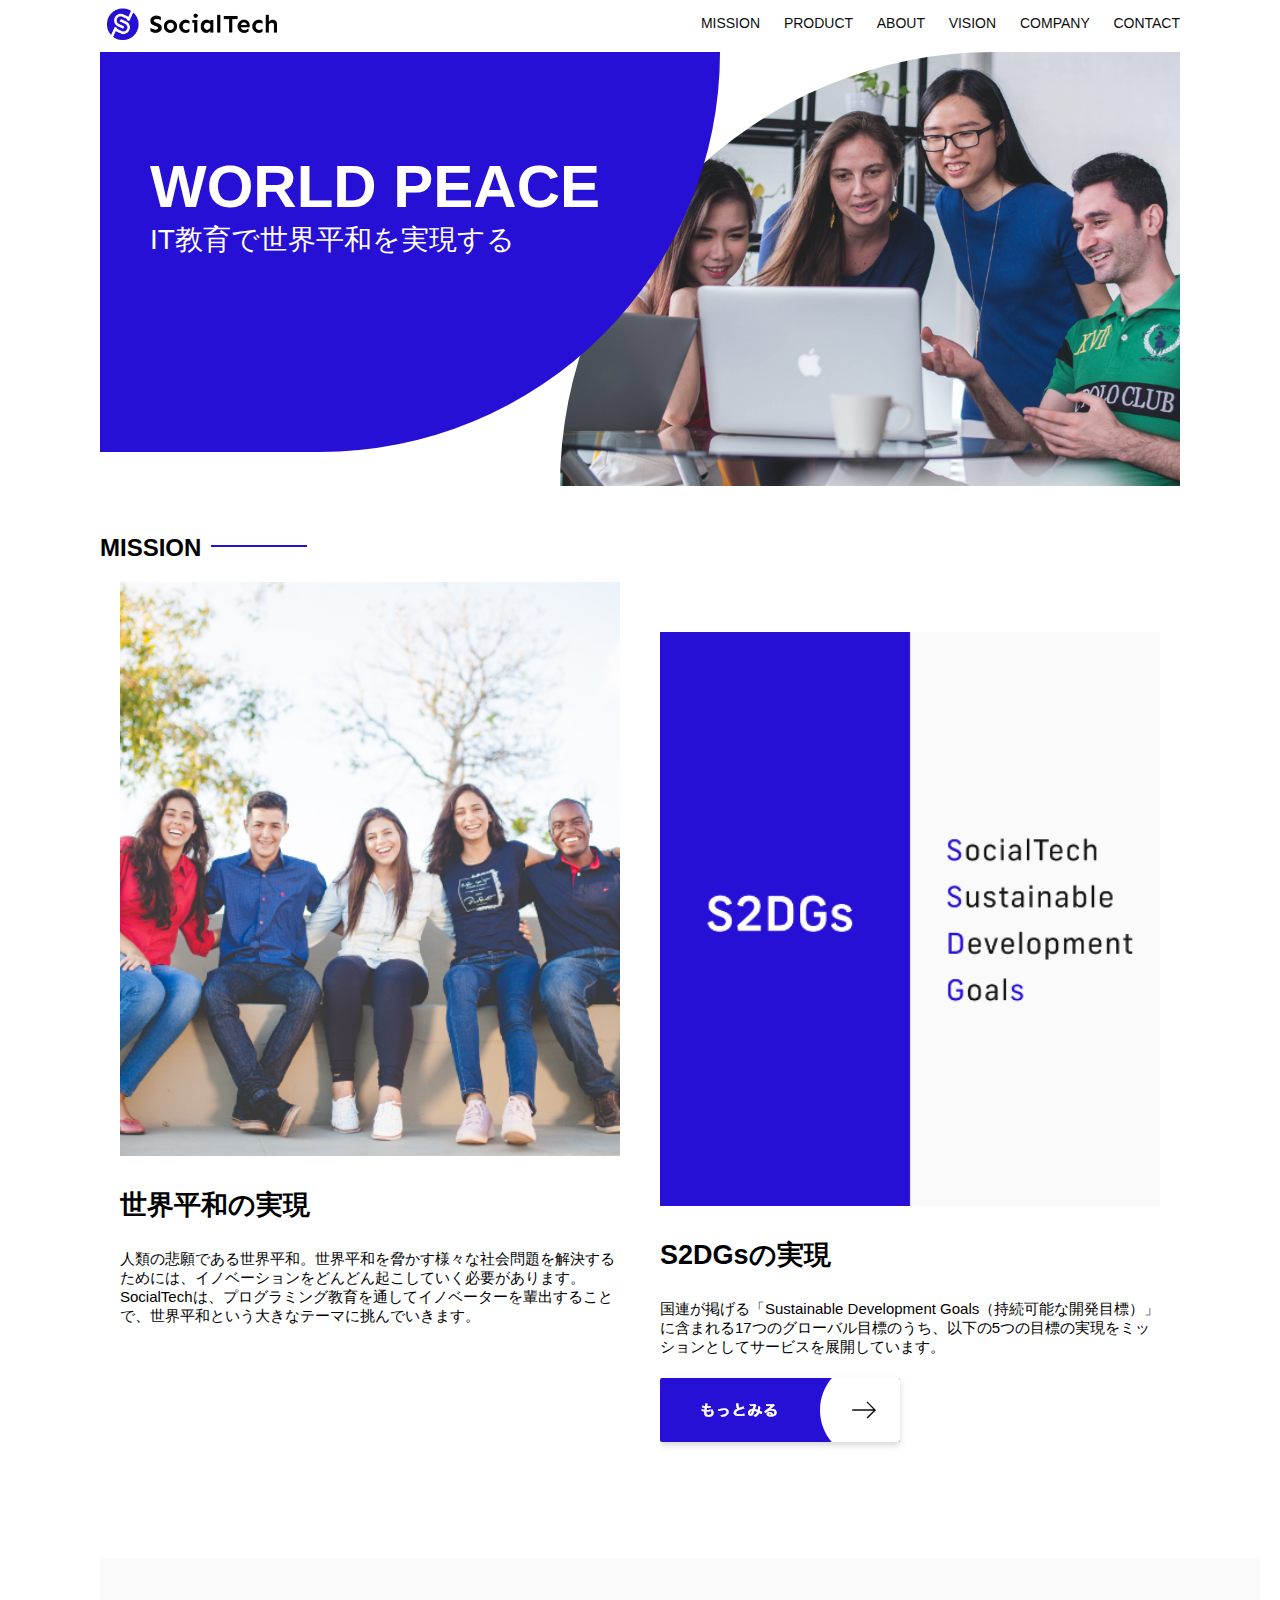
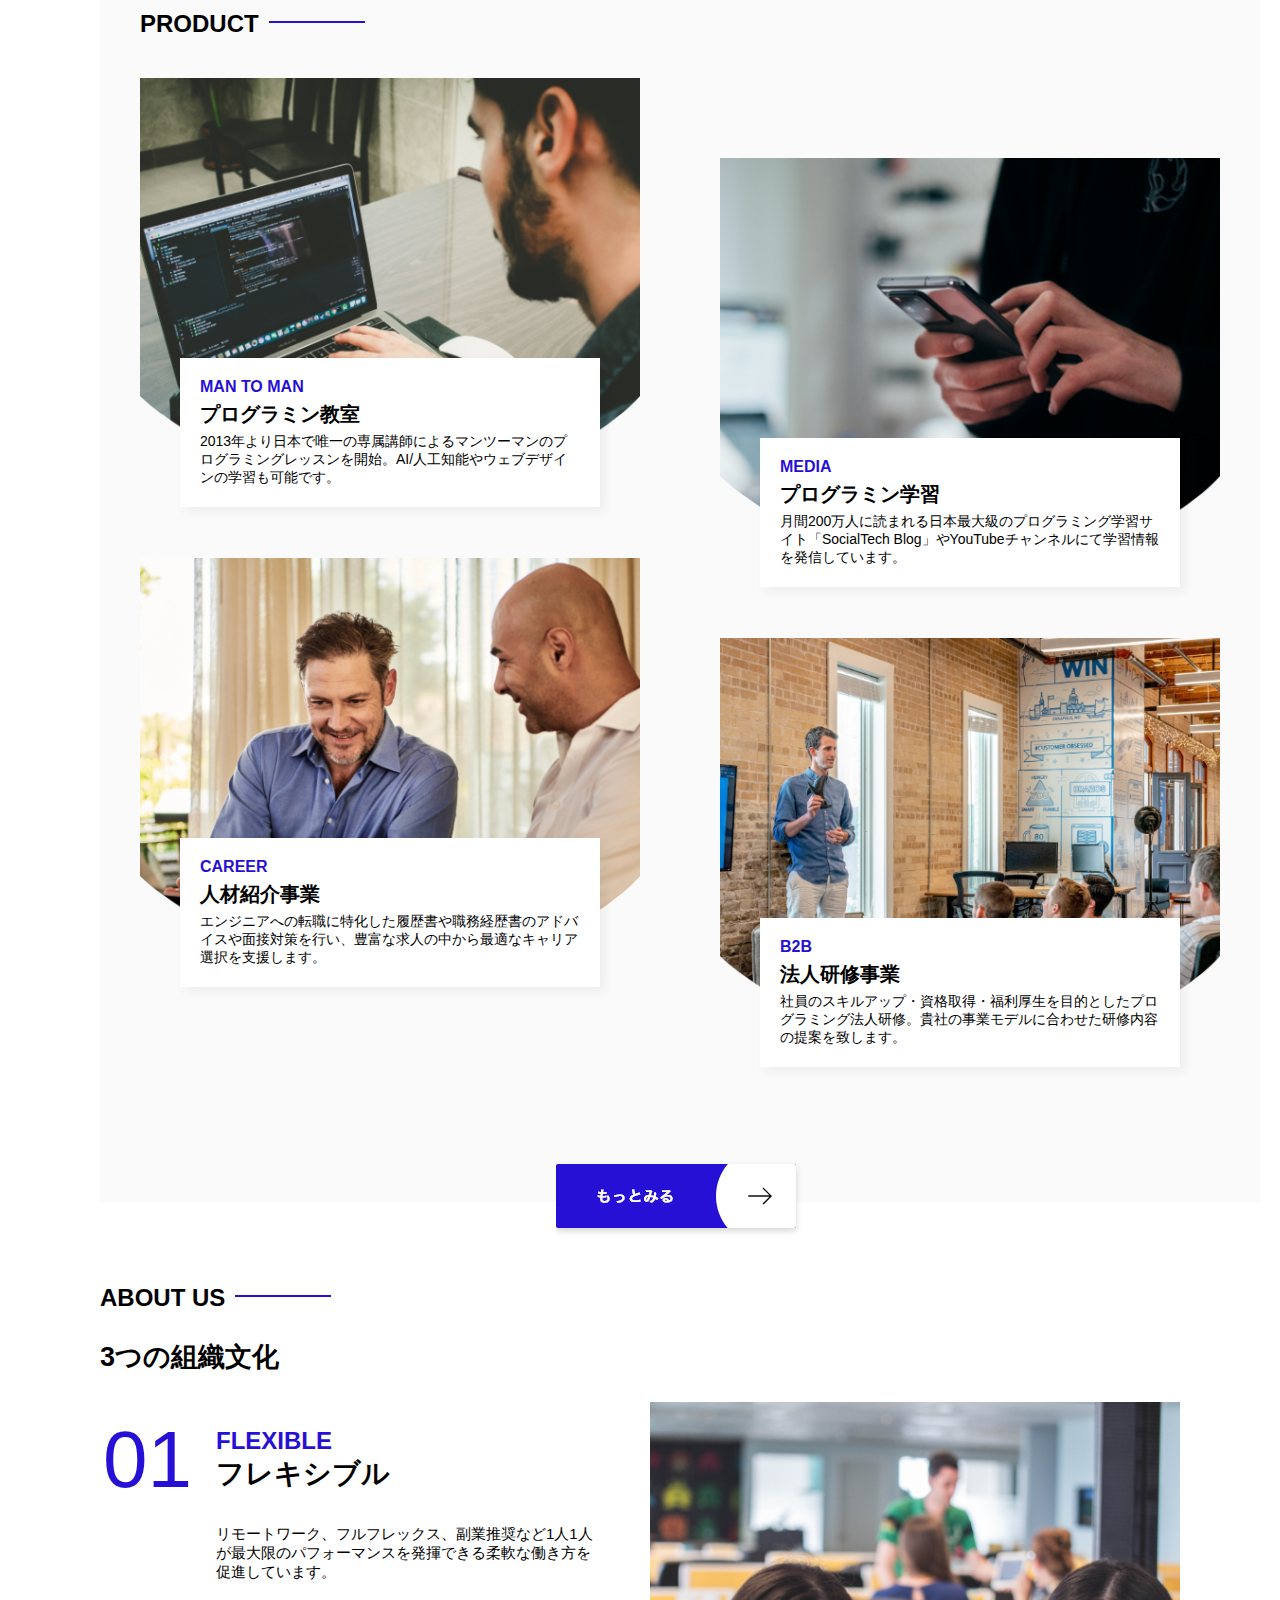
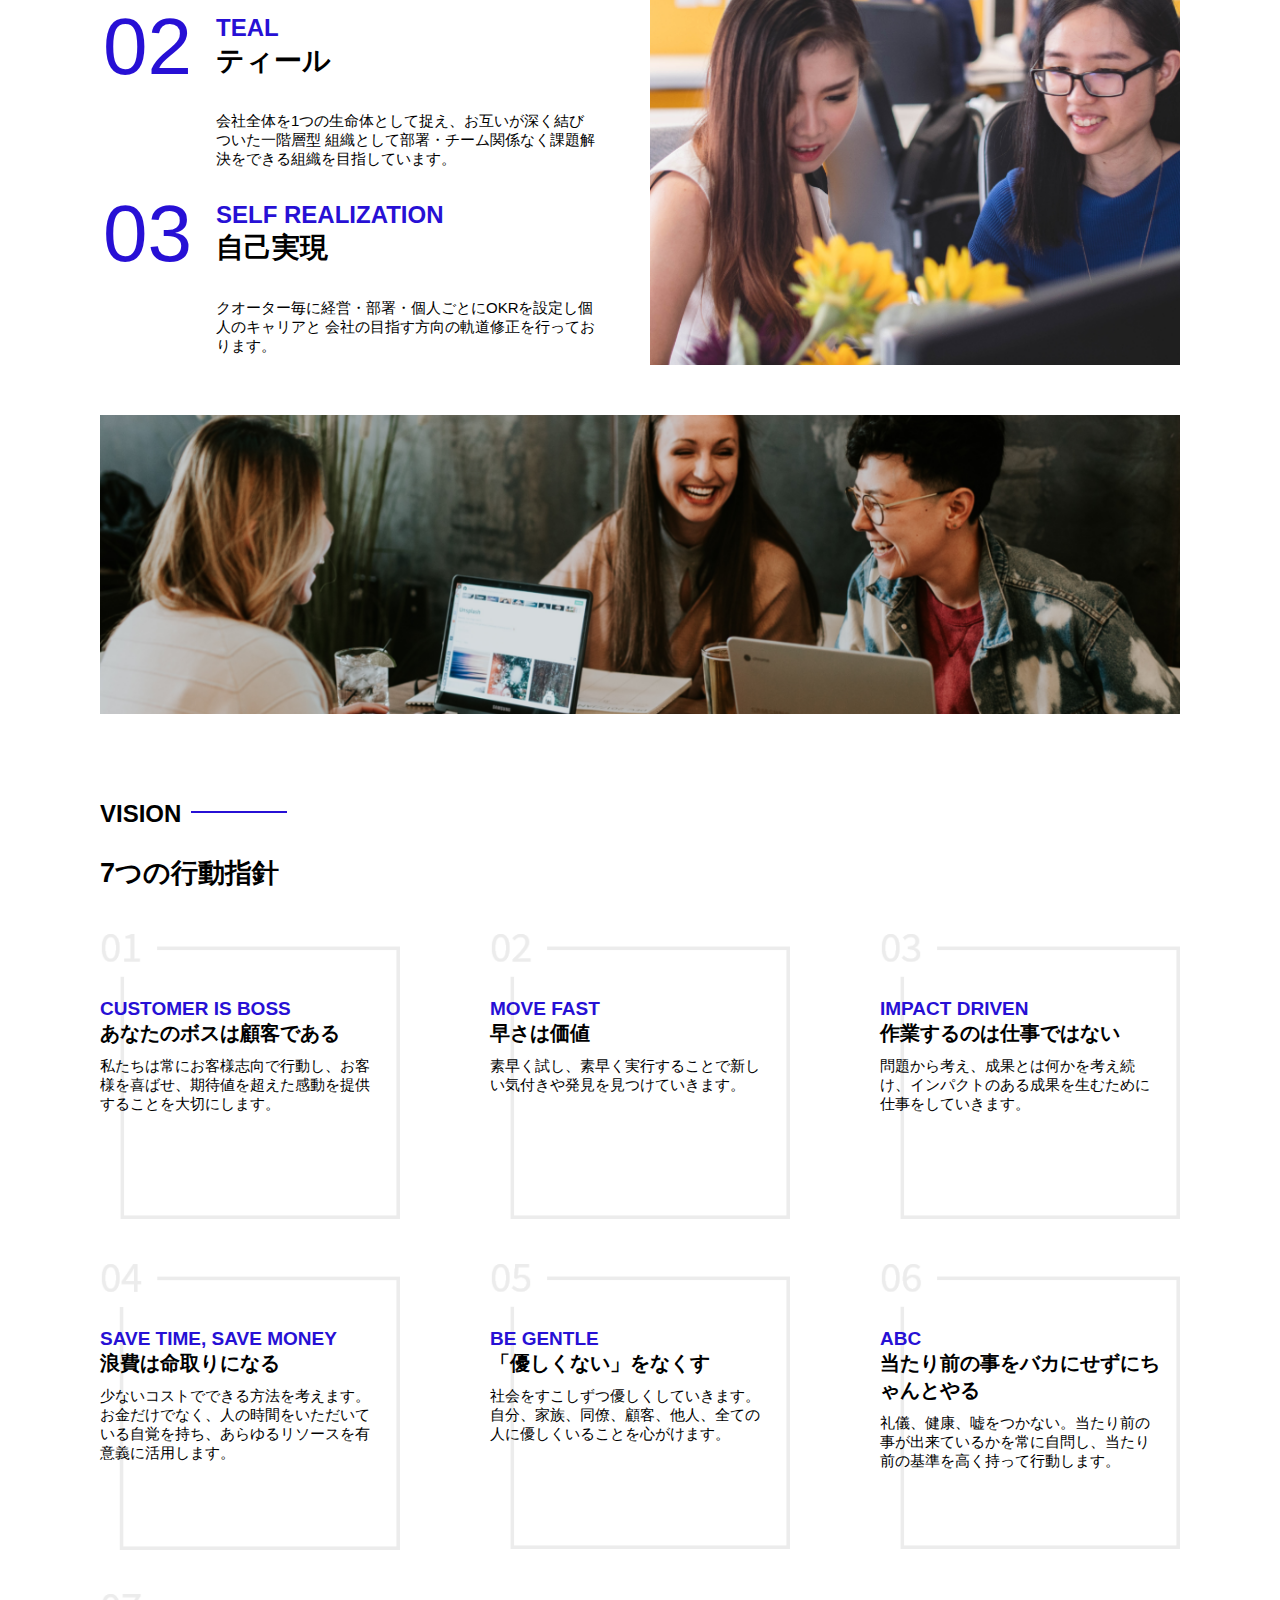
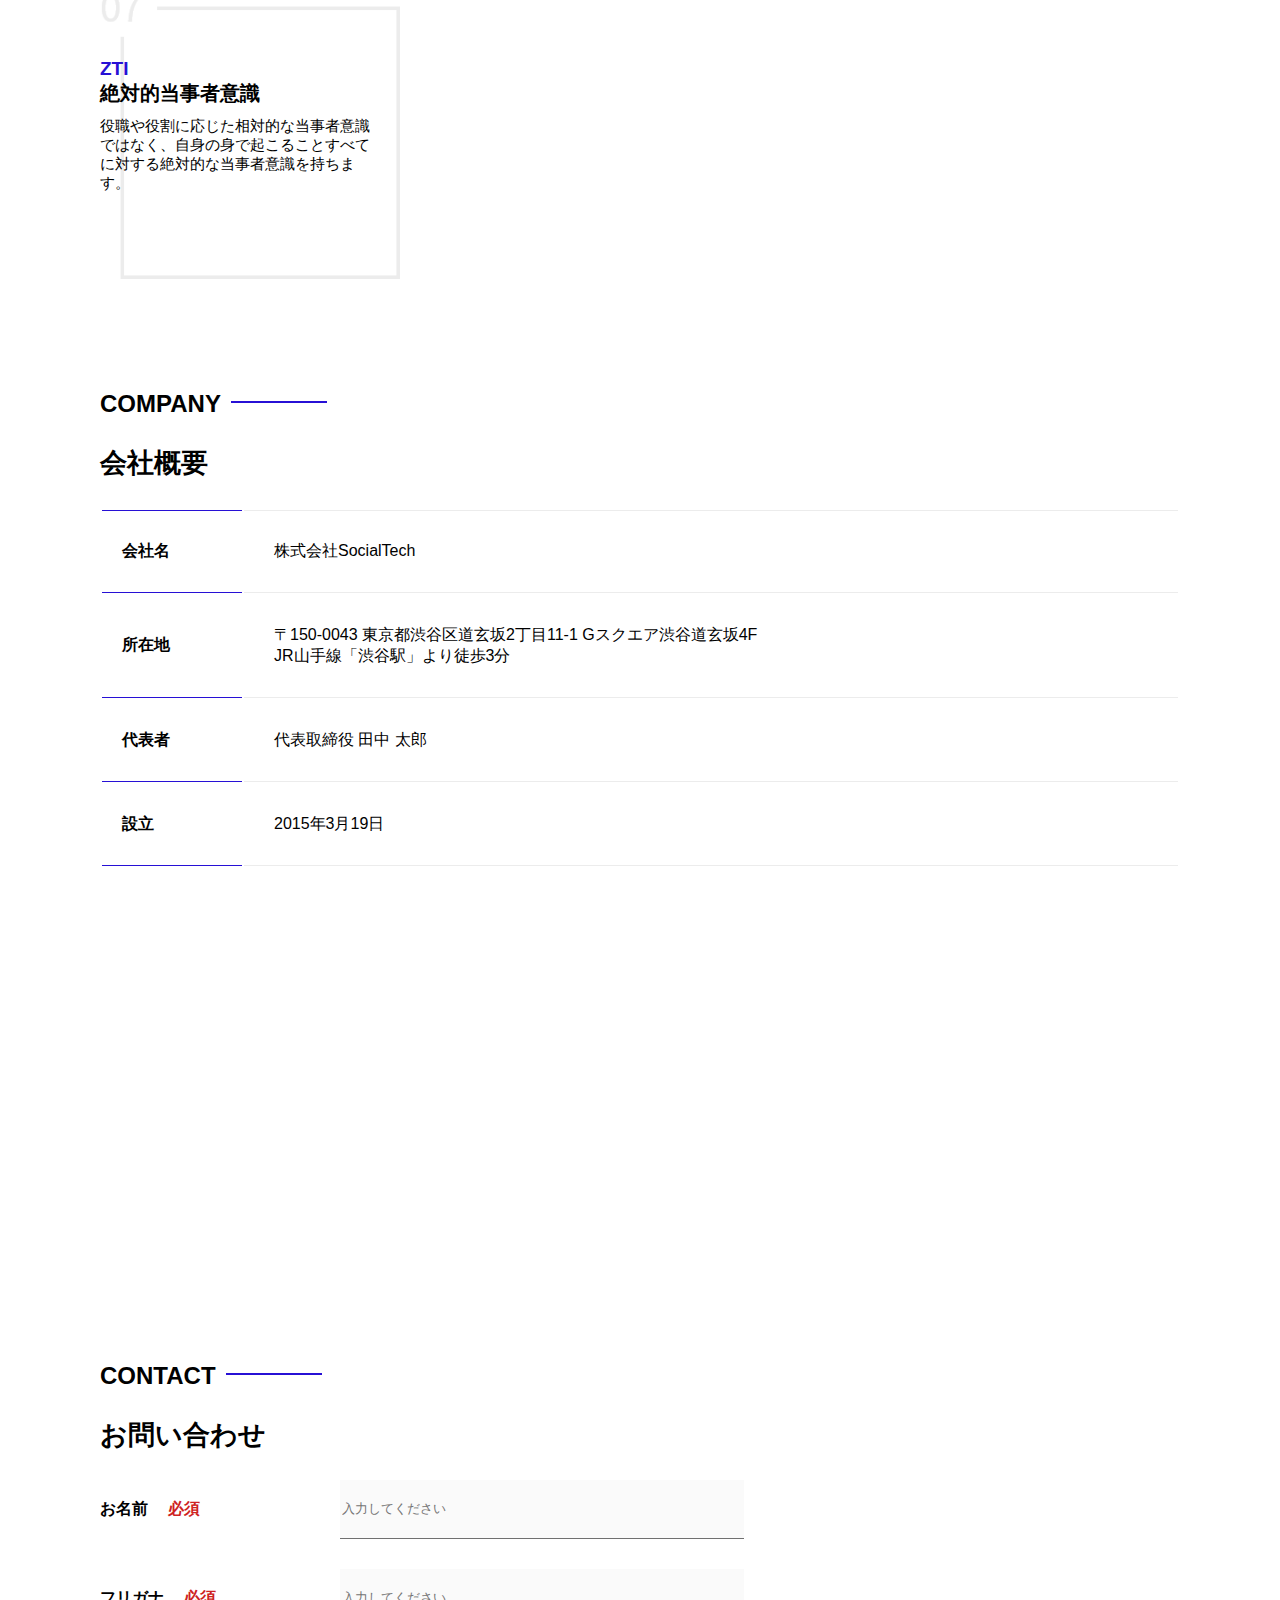
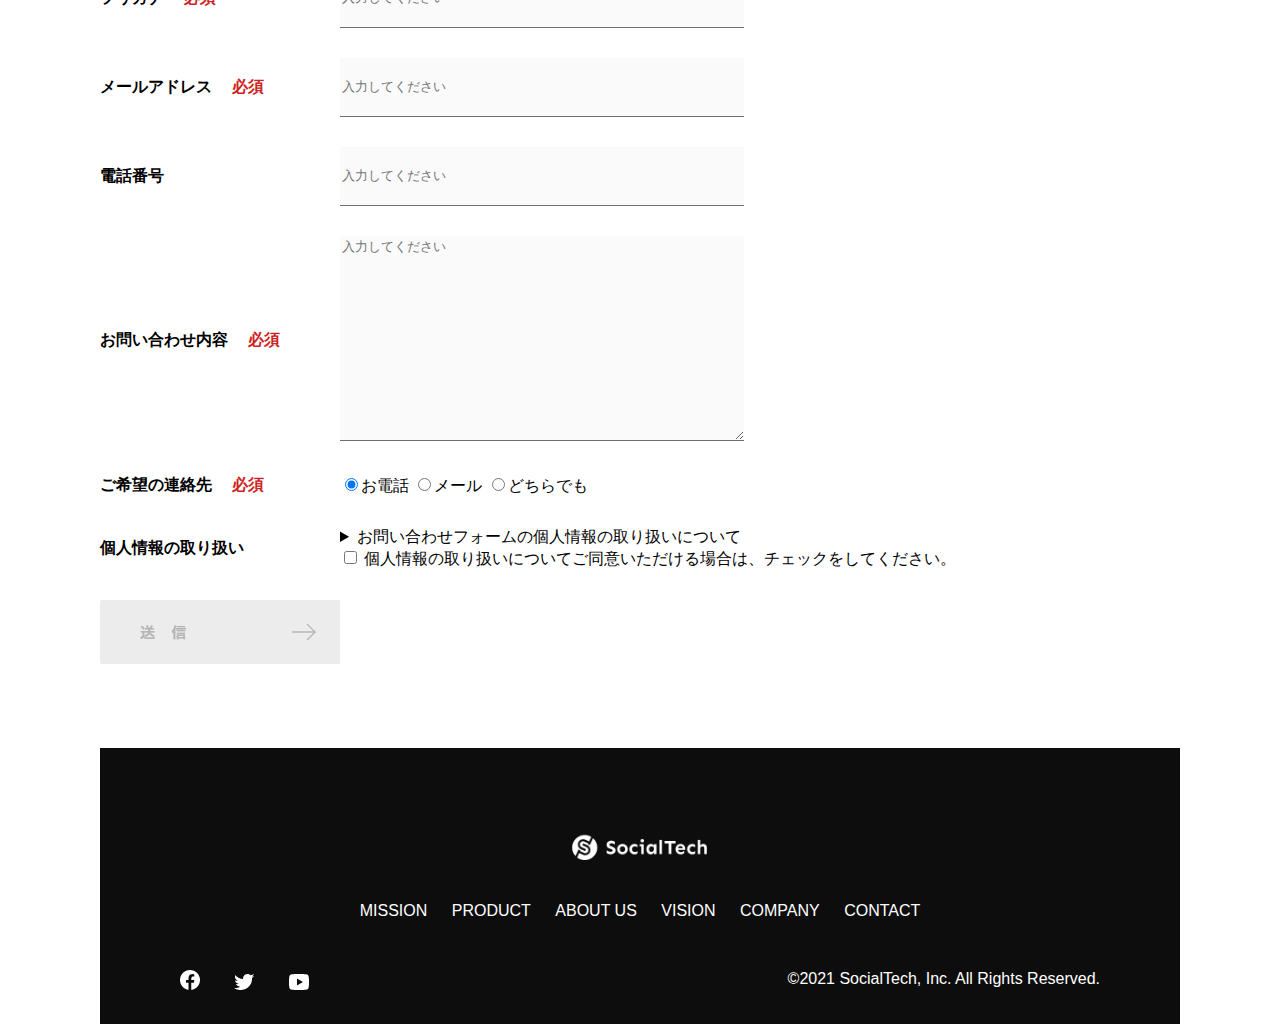
<file: index.html>
<!DOCTYPE html>
<html>
  <head>
  <title>SocialTech</title>
  <meta charset="UTF-8">
  <meta name="description" content="SocialTechはEdTech業界のリーディングカンパニーを目指します。">
  <meta name="viewport" content="width=device-width, initial-scale=1.0">
  <link rel="stylesheet" href="style.css">
  
  
  </head>
  <body>
    <!-- ヘッダー -->
   <header>
     <!-- ロゴ -->
     <a href="index.html" id="logo"><img src="images/logo.png" alt="トップページに戻る"></a>
     <!--PC用ナビゲーション-->
     <nav id="nav-pc">
      <a href="mission.html">MISSION</a>
      <a href="product.html">PRODUCT</a>
      <a href="index.html#aboutus">ABOUT</a>
      <a href="index.html#vision">VISION</a>
      <a href="index.html#company">COMPANY</a>
      <a href="index.html#contact">CONTACT</a>
     </nav>
     <!--スマホ用メニューボタン-->
     <img id="menu-sp" src="images/button-menu.png" alt="ナビゲーションを開く"onclick="document.getElementById('nav-sp').style.display = 'block'">
   
     <!--スマホ用ナビゲーション-->
     <nav id="nav-sp">
      <img id="close" src="images/button-close.png" alt="ナビゲーションを閉じる"onclick="document.getElementById('nav-sp').style.display = 'none'">
      <a id="logo-sp" href="index.html"onclick="document.getElementById('nav-sp').style.display = 'none'">
        <img src="images/logo-sp.png" alt="トップページに戻る">
      </a>
      <a class="menu" href="mission.html"onclick="document.getElementById('nav-sp').style.display = 'none'">MISSION</a>
      <a class="menu" href="product.html"onclick="document.getElementById('nav-sp').style.display = 'none'">PRODUCT</a>
      <a class="menu" href="index.html#aboutus"onclick="document.getElementById('nav-sp').style.display = 'none'">ABOUT US</a>
      <a class="menu" href="index.html#vision"onclick="document.getElementById('nav-sp').style.display = 'none'">VISION</a>
      <a class="menu" href="index.html#conmany"onclick="document.getElementById('nav-sp').style.display = 'none'">COMPANY</a>
      <a class="menu" href="index.html#contact"onclick="document.getElementById('nav-sp').style.display = 'none'">CONTACT</a>
     <div id="sns">
      <a href="https://www.facebook.com/sejuku2013"><img src="images/button-facebook.png" alt="Facebookのリンク"></a>
      <a href="https://twitter.com/samuraijuku"><img src="images/button-twitter.png" alt="Twitterのリンク"></a>
      <a href="https://www.youtube.com/channel/UCCFOQO5aDK0xXam4cUQXT8g"><img src="images/button-youtube.png" alt="YouTubeのリンク"></a>
      
     </div>
     </nav>
    </header>
  
  <!--======== 後略 ========-->
  
  </header>
  <main>
    <article>
       <!-- メインビジュアル -->
       <section id="main-visual">
        <div id="main-message">
          <h1>WORLD PEACE</h1>
          <p>IT教育で世界平和を実現する</p>
      </div>
      <img src="images/index/index-main.png" alt="PCの周りに集まる多国籍の仲間たち">
      </section>
      <!--ミッション-->
      <section id="mission">
        <h2 class="index-h2">MISSION</h2>
        <div id="mission-flex">
          <div>
            <img id="mission-photo" src="images/index/index-mission.png" alt="屋外のベンチで写真を撮影する多国籍の仲間たち">
            <h3>世界平和の実現</h3>
            <p>
              人類の悲願である世界平和。世界平和を脅かす様々な社会問題を解決するためには、イノベーションをどんどん起こしていく必要があります。SocialTechは、プログラミング教育を通してイノベーターを輩出することで、世界平和という大きなテーマに挑んでいきます。
            </p>
          </div>
          <div>
           <img id="s2dgs" src="images/index/s2dgs.png" alt="S2DGs">
           <h3>S2DGsの実現</h3>
           <p>国連が掲げる「Sustainable Development Goals（持続可能な開発目標）」に含まれる17つのグローバル目標のうち、以下の5つの目標の実現をミッションとしてサービスを展開しています。</p>
           <a href="mission.html">
            <img src="images/button-more.png" alt="もっと見る"></a>
          </div>
        </div>
      </section>
      <!--プロダクト-->
      <section id="product">
        <h2 class="index-h2">PRODUCT</h2>
      <div>
        <div id="product-left">
          <div>
            <img class="product-photo" src="images/index/index-mantoman.png" alt="PCでコードを書く男性">
            <div class="product-explain">
              <span>MAN TO MAN</span>
              <h3>プログラミン教室</h3>
              <P>2013年より日本で唯一の専属講師によるマンツーマンのプログラミングレッスンを開始。AI/人工知能やウェブデザインの学習も可能です。</P>
            </div>
          </div>
          <div>
            <img class="product-photo" src="images/index/index-career.png" alt="笑顔で話し合う2人の男性">
            <div class="product-explain">
              <span>CAREER</span>
              <h3>人材紹介事業</h3>
              <p>エンジニアへの転職に特化した履歴書や職務経歴書のアドバイスや面接対策を行い、豊富な求人の中から最適なキャリア選択を支援します。</p>
            </div>
          </div>
        </div>
        <div id="product-right">
          <div>
            <img class="product-photo" src="images/index/index-media.png" alt="スマートフォンを操作する人">
            <div class="product-explain">
              <span>MEDIA</span>
              <h3>プログラミン学習</h3>
              <p>月間200万人に読まれる日本最大級のプログラミング学習サイト「SocialTech Blog」やYouTubeチャンネルにて学習情報を発信しています。</p>
            </div>
          </div>
          <div>
            <img class="product-photo" src="images/index/index-b2b.png" alt="講演中の男性とそれを聴く人々">
            <div class="product-explain">
              <span>B2B</span>
              <h3>法人研修事業</h3>
              <p>社員のスキルアップ・資格取得・福利厚生を目的としたプログラミング法人研修。貴社の事業モデルに合わせた研修内容の提案を致します。</p>
            </div>
          </div>
        </div>
      </div>  
       <div>
        <a id="product-more" href="index.html">
          <img src="images/button-more.png" alt="もっと見る">
        </a>
       </div>
      </section>
      <!---ABOUT US-->
      <section id="aboutus">
        <h2 class="index-h2">ABOUT US</h2>
        <h3>3つの組織文化</h3>
        <div>
          <table class="culture-table">
            <tr>
              <td>
                <span class="culture-num">01</span>
              </td>
              <td>
                <span class="culture-en">FLEXIBLE</span>
                <span class="culture-jp">フレキシブル</span>
              </td>
            </tr>
            <tr>
              <td>
                <!--空のセル-->
              </td>
              <td>
                <p class="culture-description">
                  リモートワーク、フルフレックス、副業推奨など1人1人が最大限のパフォーマンスを発揮できる柔軟な働き方を促進しています。
                </p>
              </td>
            </tr>
            <tr>
              <td>
                <span class="culture-num">02</span>
              </td>
              <td>
                <span class="culture-en">TEAL</span>
                <span class="culture-jp">ティール</span>
              </td>
            </tr>
            <tr>
              <td>
                <!--空のセル-->
              </td>
              <td>
                <p class="culture-description">
                  会社全体を1つの生命体として捉え、お互いが深く結びついた一階層型
                   組織として部署・チーム関係なく課題解決をできる組織を目指しています。
                </p>
              </td>
            </tr>
            <tr>
              <td>
                <span class="culture-num">03</span>
              </td>
              <td>
                <span class="culture-en">SELF REALIZATION</span>
                <span class="culture-jp">自己実現</span>
              </td>
            </tr>
            <tr>
              <td>
                <!--空のセル-->
              </td>
              <td>
                <p class="culture-description">
                  クオーター毎に経営・部署・個人ごとにOKRを設定し個人のキャリアと
                   会社の目指す方向の軌道修正を行っております。
                </p>
              </td>
            </tr>
          </table>
          <img class="culture-img" src="images/index/index-aboutus1.png" alt="笑顔で話し合う2人の女性">
        </div>
          <img class="culture-img2" src="images/index/index-aboutus2.png" alt="笑顔で話し合う3人の男女">
      </section>
      <!--VISION-->
      <section id="vision">
        <h2 class="index-h2">VISION</h2>
        <h3>7つの行動指針</h3>
        <div>
          <div class="vision-box">
            <img src="images/index/vision-01.png" alt="01">
            <span>
              <h4>CUSTOMER IS BOSS</h4>
              <h5>あなたのボスは顧客である</h5>
              <p>私たちは常にお客様志向で行動し、お客様を喜ばせ、期待値を超えた感動を提供することを大切にします。</p>
            </span>
          </div>
          <div class="vision-box">
            <img src="images/index/vision-02.png" alt="02">
            <span>
              <h4>MOVE FAST</h4>
              <h5>早さは価値</h5>
              <p>素早く試し、素早く実行することで新しい気付きや発見を見つけていきます。</p>
            </span>
        </div>
        <div class="vision-box">
          <img src="images/index/vision-03.png" alt="03">
          <span>
            <h4>IMPACT DRIVEN</h4>
            <h5>作業するのは仕事ではない</h5>
            <p>問題から考え、成果とは何かを考え続け、インパクトのある成果を生むために仕事をしていきます。</p>
          </span> 
        </div>
        <div class="vision-box">
          <img src="images/index/vision-04.png" alt="04">
          <span> 
            <h4>SAVE TIME, SAVE MONEY</h4>
            <h5>浪費は命取りになる</h5> 
            <p>少ないコストでできる方法を考えます。お金だけでなく、人の時間をいただいている自覚を持ち、あらゆるリソースを有意義に活用します。</p>
          </span>
        </div>
        <div class="vision-box">
          <img src="images/index/vision-05.png" alt="05">
          <span> 
           <h4>BE GENTLE</h4>
           <h5>「優しくない」をなくす</h5>
           <p>社会をすこしずつ優しくしていきます。自分、家族、同僚、顧客、他人、全ての人に優しくいることを心がけます。</p>
          </span>
        </div>
        <div class="vision-box">
          <img src="images/index/vision-06.png" alt="06">
          <span> 
            <h4>ABC</h4>
            <h5>当たり前の事をバカにせずにちゃんとやる</h5>
            <p>礼儀、健康、嘘をつかない。当たり前の事が出来ているかを常に自問し、当たり前の基準を高く持って行動します。</p>
          </span>
        </div>
        <div class="vision-box">
          <img src="images/index/vision-07.png" alt="07">
          <span> 
            <h4>ZTI</h4>
            <h5>絶対的当事者意識</h5>
            <p>役職や役割に応じた相対的な当事者意識ではなく、自身の身で起こることすべてに対する絶対的な当事者意識を持ちます。</p>
          </span>
        </div>
      </div>
    </section>
    <!--COMPANY-->
    <section id="company">
      <h2 class="index-h2">COMPANY</h2>
      <h3>会社概要</h3>
      <table id="company-table">
        <tr>
          <th class="tableheader-first">会社名</th>
          <td class="cell-first">株式会社SocialTech</td>
        </tr>
        <tr>
          <th class="tableheader">所在地</th>
          <td class="cell">〒150-0043 東京都渋谷区道玄坂2丁目11-1 Gスクエア渋谷道玄坂4F<br>JR山手線「渋谷駅」より徒歩3分</td>
        </tr>
        <tr>
          <th class="tableheader">代表者</th>
          <td class="cell">代表取締役 田中 太郎</td>
        </tr>
        <tr>
          <th class="tableheader">設立</th>
          <td class="cell">2015年3月19日</td>
        </tr>
      </table>
      <iframe
        src="https://www.google.com/maps/embed?pb=!1m18!1m12!1m3!1d3241.7759544892483!2d139.69399665123464!3d35.65789123876098!2m3!1f0!2f0!3f0!3m2!1i1024!2i768!4f13.1!3m3!1m2!1s0x60188caa0042e8d1%3A0xba130bea826a7aa2!2z44CSMTUwLTAwNDMg5p2x5Lqs6YO95riL6LC35Yy66YGT546E5Z2C77yS5LiB55uu77yR77yR4oiS77yR!5e0!3m2!1sja!2sjp!4v1636872991912!5m2!1sja!2sjp"
        style="border:0;" allowfullscreen="" loading="lazy">
      </iframe>
    </section>
    <!--お問い合わせフォーム-->
    <section id="contact">
      <h2 class="index-h2">CONTACT</h2>
      <h3>お問い合わせ</h3>
      <!--STATIC FORMSのフォームタグ-->
        <form action="https://api.staticforms.xyz/submit" method="post">
          <input type="text" name="honeypot" style="display:none">
          <!--STATIC FORMSのアクセスキー-->
          <input type="hidden" name="accessKey" value="53b3163b-495a-47d6-a961-b4b77aaad908">
          <!--メールのタイトル-->
          <input type="hidden" name="subject" value="お問い合わせフォーム" />
          <!--送信先のメールアドレスをvalueに設定する-->
          <input type="hidden" name="replyTo" value="fumie.h1883@gmail.com">
          <!--radirectToのURLは公開後のURLにリンクする-->
          <input type="hidden" name="redirectTo" value="">
      
        <div>
        <div class="contact-heading">
          <label class="contact-label">お名前<span class="contact-span">必須</span></label>
        </div>
        <div>
          <input type="text"name="name"placeholder="入力してください"class="contact-textbox">
        </div>
      </div>
      <div>
      <div class="contact-heading">
        <label class="contact-label">フリガナ<span class="contact-span">必須</span></label>
      </div>
      <div>
        <input type="text"name="hurigana"placeholder="入力してください"class="contact-textbox">
      </div>
      </div>
      <div>
      <div class="contact-heading">
        <label class="contact-label">メールアドレス<span class="contact-span">必須</span></label>
      </div>
      <div>
      <input type="text"name="email"placeholder="入力してください"class="contact-textbox">
      </div>
      </div>
      <div>
        <div class="contact-heading">
          <label class="contact-label">電話番号</label>
        </div>
        <div>
        <input type="text"name="tel"placeholder="入力してください"class="contact-textbox">
      </div>
    </div>
    <div>
      <div class="contact-heading">
        <label class="contact-label">お問い合わせ内容<span class="contact-span">必須</span></label>
      </div>
      <div>
      <textarea class="contact-textarea"placeholder="入力してください"name="message"></textarea>
    </div>
    </div>
    <div>
    <div class="contact-heading">
      <label class="contact-label">ご希望の連絡先<span class="contact-span">必須</span></label>
    </div>
    <div>
      <input class="radiobutton" type="radio" value="tel" name="contact"checked><label>お電話</label>
      <input class="radiobutton" type="radio" value="mail" name="contact"><label>メール</label>
      <input class="radiobutton" type="radio" value="both" name="contact"><label>どちらでも</label>
    </div>
    </div>
    <div>
      <div class="contact-heading">
        <label class="contact-label">個人情報の取り扱い</label>
      </div>
      <div>
        <details>
          <summary>お問い合わせフォームの個人情報の取り扱いについて</summary>
          <div>
            <span>１．組織の名称又は氏名</span><br>
            株式会社SocialTech<br><br>
            <span>２．個人情報保護管理者（若しくはその代理人）の氏名又は職名、所属及び連絡先
              鈴木 一郎 コーポレート部</span><br>
              メールアドレス:support@socialtech.net<br>
              TEL:03-xxxx-xxxx<br>
              <span>３．個人情報の利用目的</span><br>
              ・本サービス及び本サービスに関連する情報の提供又はそれらに関する連絡のため<br>
              ・ユーザーの本人確認のため<br>
              ・当社サービスのご案内のため<br>
              ・当社の商品等の広告または宣伝（電子メールによるものを含むものとします。）<br><br>
              <span>４．個人情報の取り扱い業務の委託</span><br>
              個人情報の取扱業務の全部または一部を外部に業務委託する場合があります。<br>
              その際、弊社は、個人情報を適切に保護できる管理体制を敷き実行していることを条件として<br>
              委託先を厳選したうえで、機密保持契約を委託先と締結し、お客様の個人情報を厳密に管理させます。<br>
              <span>５．個人情報の開示等の請求</span><br>
              お客様は、弊社に対してご自身の個人情報の開示等（利用目的の通知、開示、内容の訂正・追加・削除、利用の停止または消去、第三者への提供の停止）に関して、当社問合わせ窓口に申し出ることができます。<br>
              その際、弊社はお客様ご本人を確認させていただいたうえで、合理的な期間内に対応いたします。<br><br>
              なお、個人情報に関する弊社問合わせ先は、次の通りです。<br><br>
              株式会社SocialTech 個人情報問合せ窓口<br>
              〒150-0043 東京都渋谷区道玄坂2丁目11-1 Ｇスクエア渋谷道玄坂 4F<br>
              メールアドレス:support@socialtech.net TEL:03-xxxx-xxxx<br><br>
              <span>６．個人情報を提供されることの任意性について</span><br><br>
              お客様がご自身の個人情報を弊社に提供されるか否かは、お客様のご判断によりますが、もしご提供されない場合には、適切なサービスが提供できない場合がありますので予めご了承ください。
          </div>
        </details>
        <input type="checkbox"name="agree">
        <span>個人情報の取り扱いについてご同意いただける場合は、チェックをしてください。</span>
      </div>
    </div>
    <input type="image" src="images/button-submit.png" alt="送信する">
   </form>
    </section>
    </article>
    <footer>
      <div id="footer-logo">
        <img src="images/logo-sp.png" alt="socialTech">
      </div>
      <div id="footer-link">
        <a href="mission.html">MISSION</a>
        <a href="product.html">PRODUCT</a>
        <a href="index.html#aboutus">ABOUT US</a>
        <a href="index.html#vision">VISION</a>
        <a href="index.html#company">COMPANY</a>
        <a href="index.html#contact">CONTACT</a>
      </div>
      <div id="sns-footer">
        <a href="https://www.facebook.com/sejuku2013"><img src="images/button-facebook.png" alt="Facebookのリンク"></a>
        <a href="https://twitter.com/samuraijuku"><img src="images/button-twitter.png" alt="Twitterのリンク"></a>
        <a href="https://www.youtube.com/channel/UCCFOQO5aDK0xXam4cUQXT8g"><img src="images/button-youtube.png" alt="YouTubeのリンク"></a>
        <span id="copyright">&copy;2021 SocialTech, Inc. All Rights Reserved.</span>
      </div>
    </footer>
  </main>
  </body>
  </html>
</file>
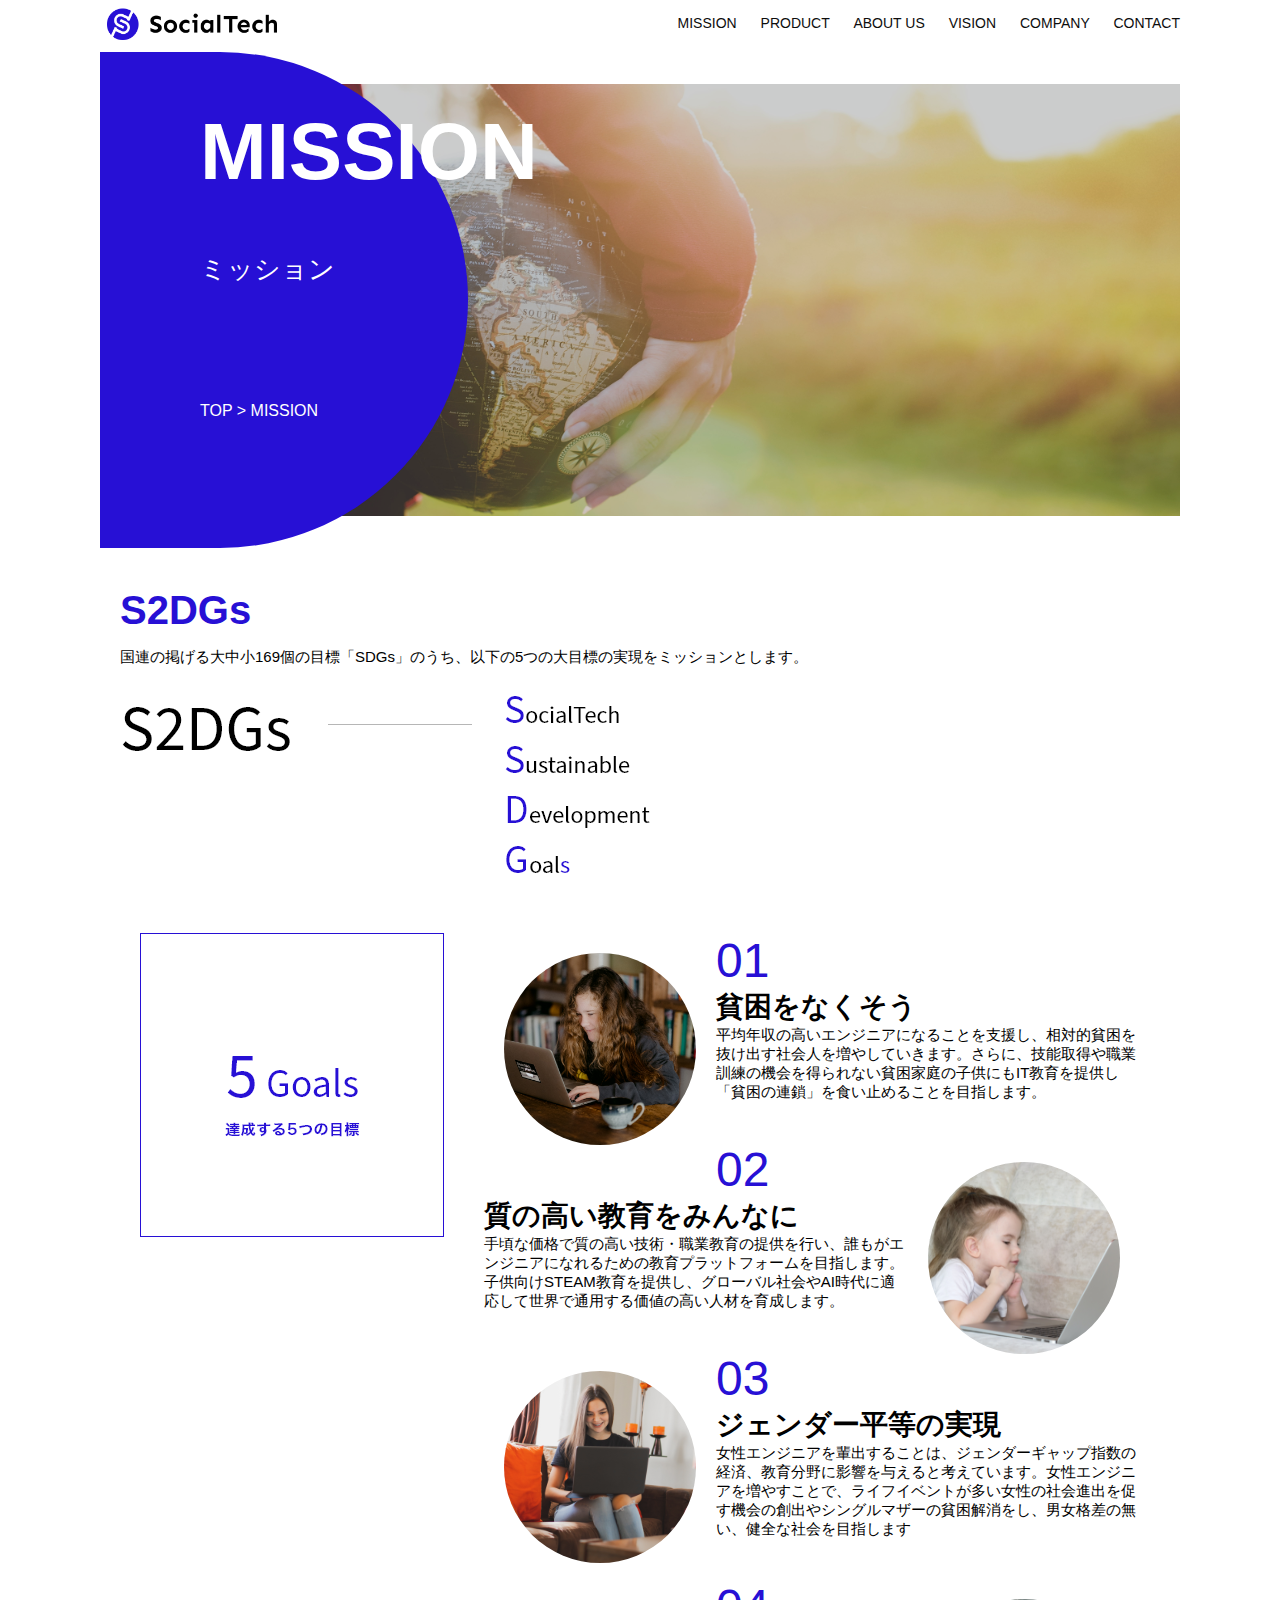
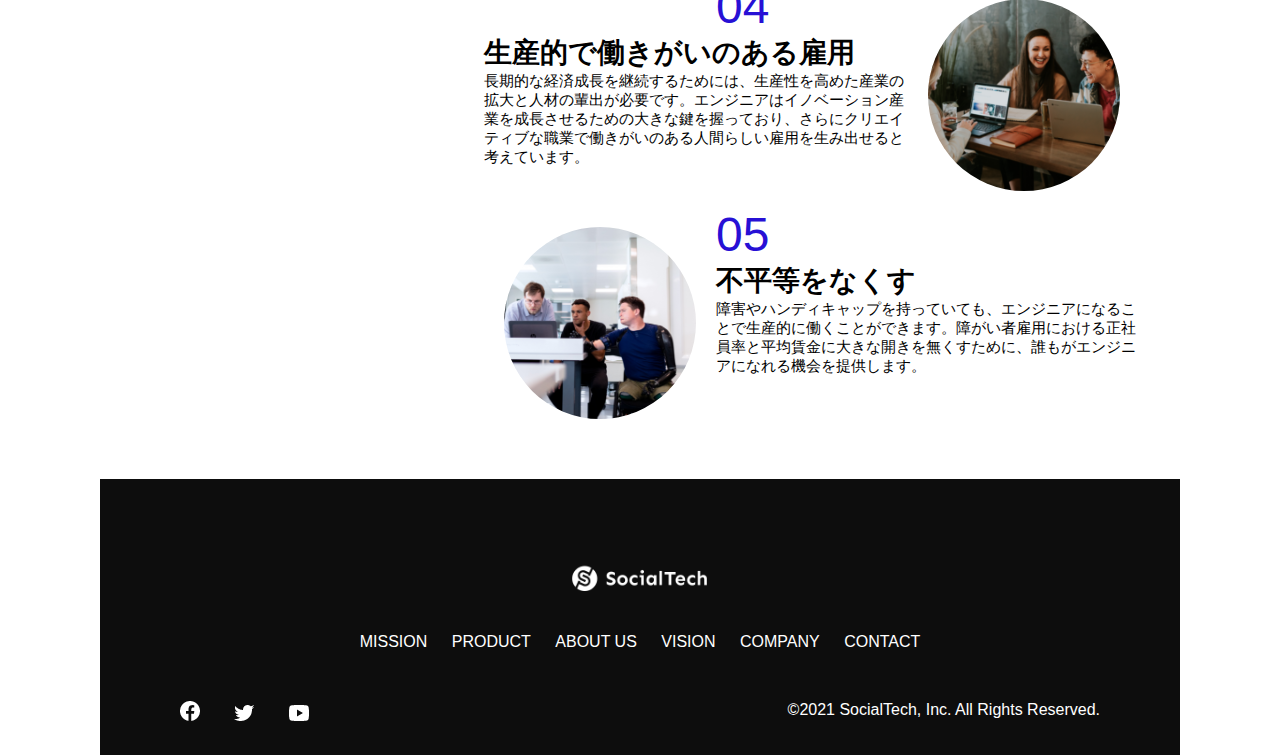
<file: mission.html>
<!DOCTYPE html>
<html>
  <head>
    <title>SocialTech - MISSION ミッション -</title>
    <meta charset="UTF-8">
    <meta name="description" content="SocialTechが目指す5つの目標（S2DGs）を紹介します">
    <meta name="viewport" content="width=device-width, initial-scale=1.0">
    <link rel="stylesheet" href="style.css">
    <style>
      img:not([alt]) {
        border: 10px solid red;
      }
    </style>
    
  </head>
 
  <body>
    <!-- ヘッダー -->
    <header>
      <!-- ロゴ -->
      <a href="index.html" id="logo"><img src="images/logo.png" alt="トップページに戻る"></a>
  
      <!-- PC用ナビゲーション -->
      <nav id="nav-pc">
        <a href="mission.html">MISSION</a>
        <a href="product.html">PRODUCT</a>
        <a href="index.html#aboutus">ABOUT US</a>
        <a href="index.html#vision">VISION</a>
        <a href="index.html#company">COMPANY</a>
        <a href="index.html#contact">CONTACT</a>
      </nav>
  
      <!-- スマホ用メニューボタン -->
      <img id="menu-sp" src="images/button-menu.png" alt="ナビゲーションを開く" onclick="document.getElementById('nav-sp').style.display = 'block'">
  
      <!-- スマホ用ナビゲーション -->
      <nav id="nav-sp">
        <img id="close" src="images/button-close.png" alt="ナビゲーションを閉じる" onclick="document.getElementById('nav-sp').style.display = 'none'">
        <a id="logo-sp" href="index.html" onclick="document.getElementById('nav-sp').style.display = 'none'"><img
            src="images/logo-sp.png" alt="トップページに戻る"></a>
        <a class="menu" href="mission.html" onclick="document.getElementById('nav-sp').style.display = 'none'">MISSION</a>
        <a class="menu" href="product.html" onclick="document.getElementById('nav-sp').style.display = 'none'">PRODUCT</a>
        <a class="menu" href="index.html#aboutus" onclick="document.getElementById('nav-sp').style.display = 'none'">ABOUT
          US</a>
        <a class="menu" href="index.html#vision"
          onclick="document.getElementById('nav-sp').style.display = 'none'">VISION</a>
        <a class="menu" href="index.html#company"
          onclick="document.getElementById('nav-sp').style.display = 'none'">COMPANY</a>
        <a class="menu" href="index.html#contact"
          onclick="document.getElementById('nav-sp').style.display = 'none'">CONTACT</a>
        <div id="sns">
          <a href="https://www.facebook.com/sejuku2013"><img src="images/button-facebook.png" alt="Facebookのリンク"></a>
          <a href="https://twitter.com/samuraijuku"><img src="images/button-twitter.png" alt="Twitterのリンク"></a>
          <a href="https://www.youtube.com/channel/UCCFOQO5aDK0xXam4cUQXT8g"><img src="images/button-youtube.png" alt="YouTubeのリンク"></a>
        </div>
      </nav>
    </header>
    <main>
      <article>
        <section id="mission-main">
          <div id="mission-title">
            <h1>MISSION</h1>
            <span>ミッション</span>
            <div>TOP > MISSION</div>
          </div>
        </section>
        <section id="mission-s2dgs">
          <h2 class="mission-h2">S2DGs</h2>
          <p>国連の掲げる大中小169個の目標「SDGs」のうち、以下の5つの大目標の実現をミッションとします。</p>
          <img src="images/mission/mission-s2dgs.png" alt="S2DGs">
        </section>
        <section id="mission-5goals">
          <div>
            <img id="s2dgs-imge" src="images/mission/mission-5goals.png" alt="5Goals">
          </div>
          <div>
            <div>
              <img class="fivegoals-image-left" src="images/mission/mission-5goals01.png" alt="PCを操作する女の子">
              <span class="fivegoals-number">01</span>
              <h3 class="fivegoals-h3">貧困をなくそう</h3>
              <p class="fivegoals-p">
                平均年収の高いエンジニアになることを支援し、相対的貧困を抜け出す社会人を増やしていきます。さらに、技能取得や職業訓練の機会を得られない貧困家庭の子供にもIT教育を提供し「貧困の連鎖」を食い止めることを目指します。
              </p>
            </div>

            <div>
              <img class="fivegoals-image-right" src="images/mission/mission-5goals02.png" alt="PCを見つめる小さい女の子">
              <span class="fivegoals-number">02</span>
              <h3 class="fivegoals-h3">質の高い教育をみんなに</h3>
              <p class="fivegoals-p">
                手頃な価格で質の高い技術・職業教育の提供を行い、誰もがエンジニアになれるための教育プラットフォームを目指します。子供向けSTEAM教育を提供し、グローバル社会やAI時代に適応して世界で通用する価値の高い人材を育成します。
              </p> 
            </div>
           <div>
            <img class="fivegoals-image-left" src="images/mission/mission-5goals03.png" alt="PCを操作する女性">
           <span class="fivegoals-number">03</span>
           <h3 class="fivegoals-h3">ジェンダー平等の実現</h3>
           <p class="fivegoals-p">
             女性エンジニアを輩出することは、ジェンダーギャップ指数の経済、教育分野に影響を与えると考えています。女性エンジニアを増やすことで、ライフイベントが多い女性の社会進出を促す機会の創出やシングルマザーの貧困解消をし、男女格差の無い、健全な社会を目指します
           </p>
          </div>

          <div>
            <img class="fivegoals-image-right" src="images/mission/mission-5goals04.png" alt="笑顔で話し合う3人の男女">
            <span class="fivegoals-number">04</span>
            <h3 class="fivegoals-h3">生産的で働きがいのある雇用</h3>
            <p class="fivegoals-p">
              長期的な経済成長を継続するためには、生産性を高めた産業の拡大と人材の輩出が必要です。エンジニアはイノベーション産業を成長させるための大きな鍵を握っており、さらにクリエイティブな職業で働きがいのある人間らしい雇用を生み出せると考えています。
            </p>
          </div>
  
          <div>
            <img class="fivegoals-image-left" src="images/mission/mission-5goals05.png" alt="障害を持つ男性が生き生きと働く様子">
            <span class="fivegoals-number">05</span>
            <h3 class="fivegoals-h3">不平等をなくす</h3>
            <p class="fivegoals-p">
              障害やハンディキャップを持っていても、エンジニアになることで生産的に働くことができます。障がい者雇用における正社員率と平均賃金に大きな開きを無くすために、誰もがエンジニアになれる機会を提供します。
            </p>
          </div>
          </div>
        </section>
      </article>
      <footer>
        <div id="footer-logo">
          <img src="images/logo-sp.png" alt="SocialTech">
        </div>
        <div id="footer-link">
          <a href="mission.html">MISSION</a>
          <a href="product.html">PRODUCT</a>
          <a href="index.html#aboutus">ABOUT US</a>
          <a href="index.html#vision">VISION</a>
          <a href="index.html#company">COMPANY</a>
          <a href="index.html#contact">CONTACT</a>
        </div>
        <div id="sns-footer">
          <a href="https://www.facebook.com/sejuku2013"><img src="images/button-facebook.png" alt="Facebookのリンク"></a>
          <a href="https://twitter.com/samuraijuku"><img src="images/button-twitter.png" alt="Twitterのリンク"></a>
          <a href="https://www.youtube.com/channel/UCCFOQO5aDK0xXam4cUQXT8g"><img src="images/button-youtube.png" alt="YouTubeのリンク"></a>
          <span id="copyright">&copy;2021 SocialTech, Inc. All Rights Reserved. </span>
        </div>
      </footer>
    </main>
  </body>
</html>
</file>
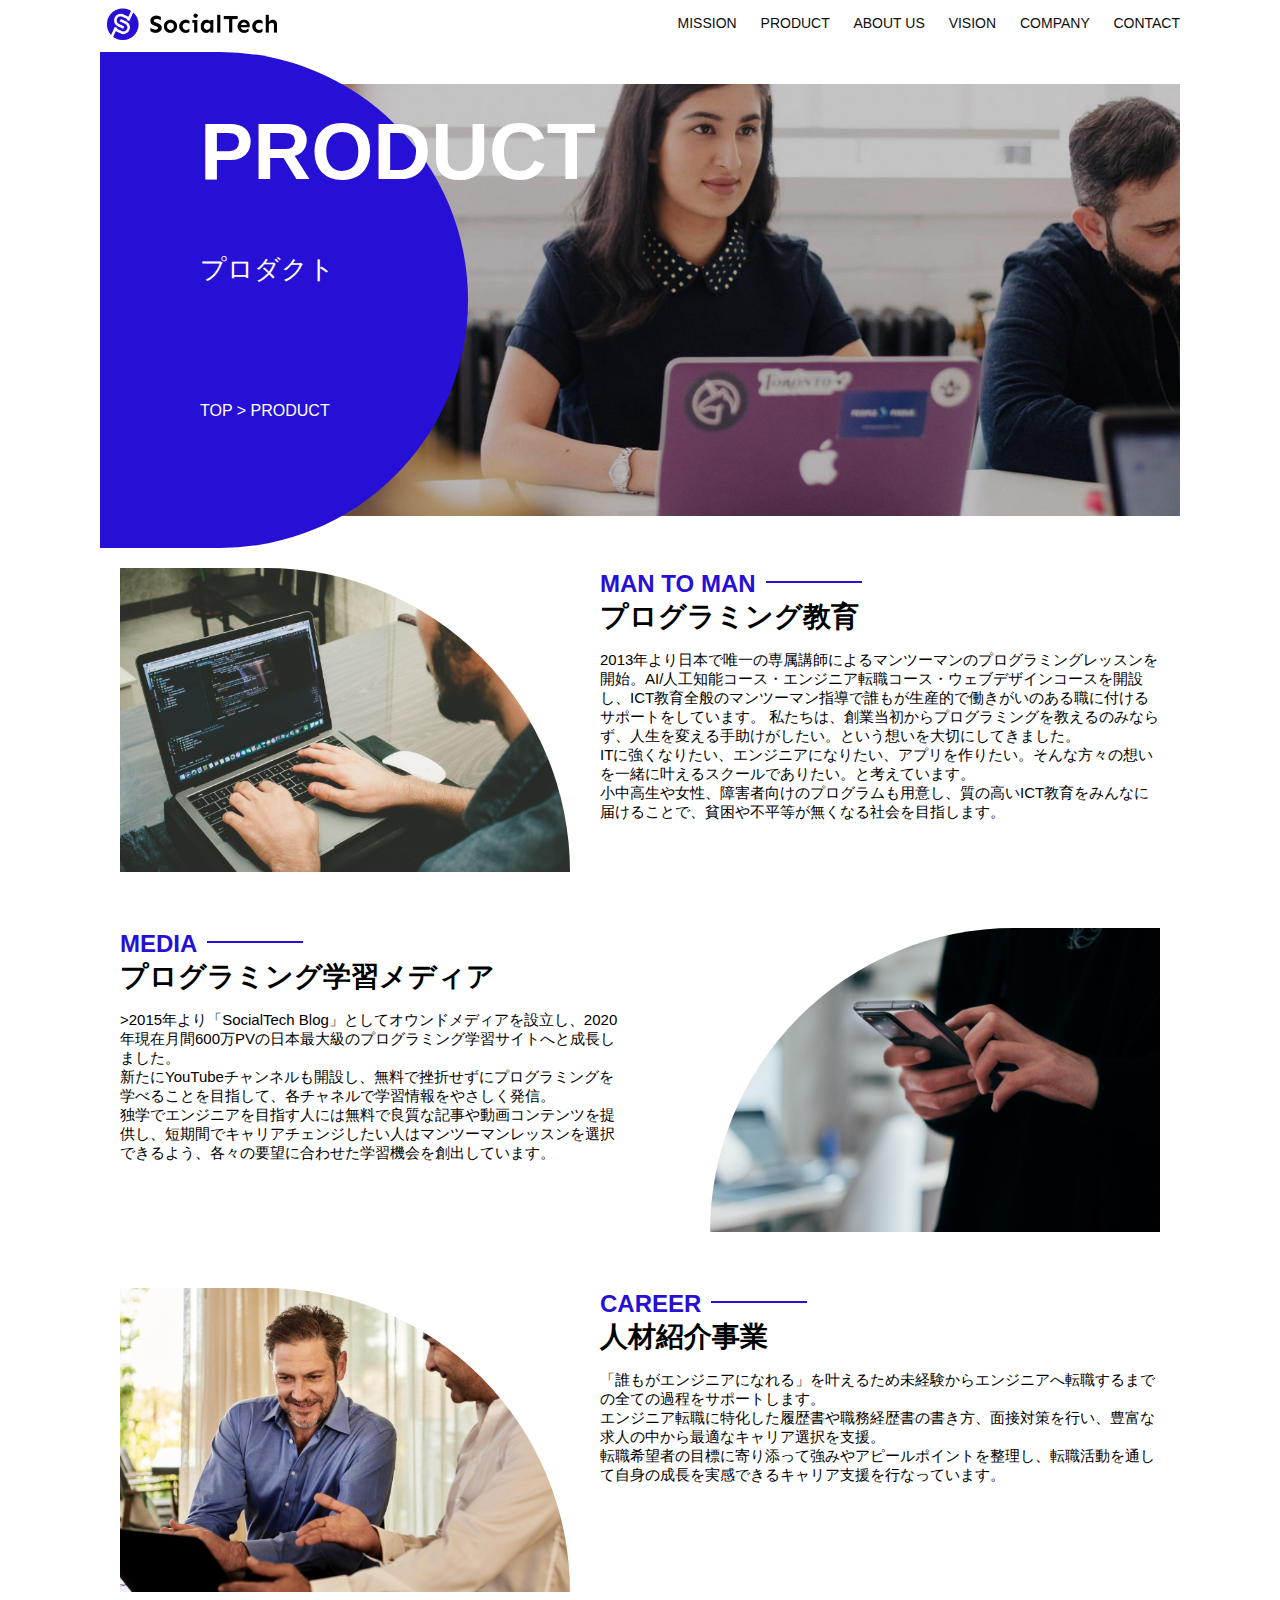
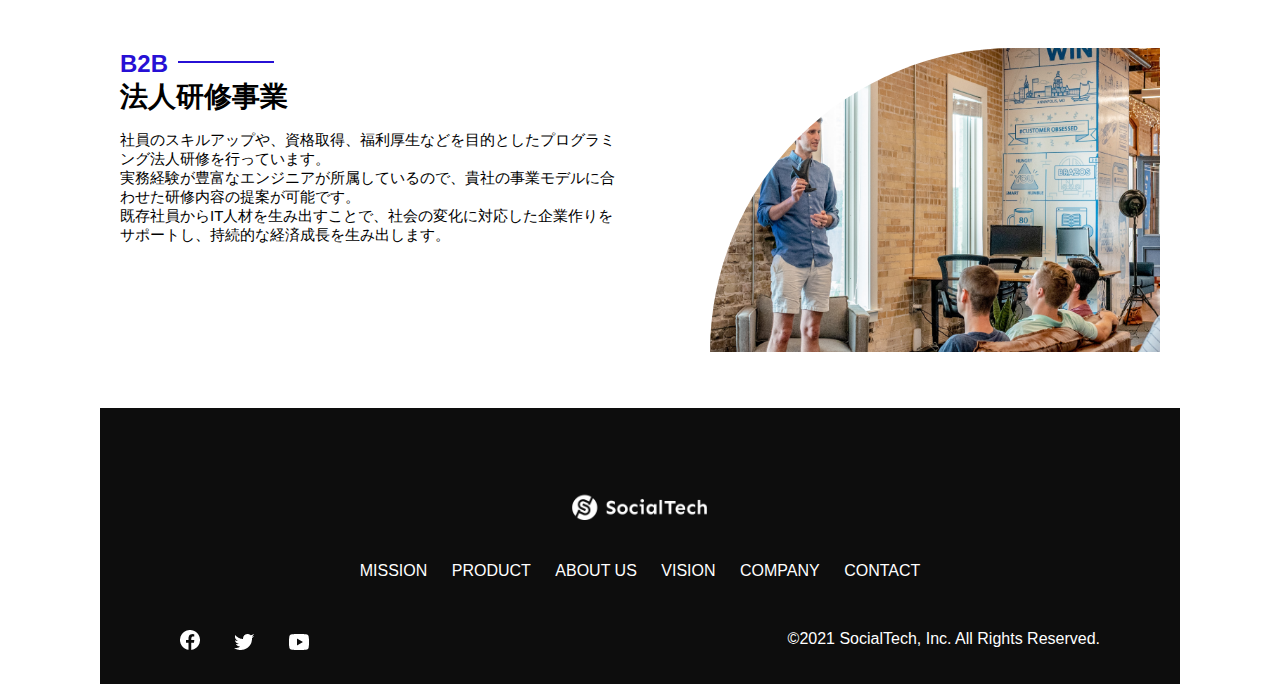
<file: product.html>
<!DOCTYPE html>
  <html>
  <head>
    <title>SocialTech -PRODUCT プロダクト-</title>
    <meta charset="UTF-8">
    <meta name="description" content="SocialTechの4つのプロダクトを紹介します">
    <meta name="viewport" content="width=device-width, initial-scale=1.0">
    <link rel="stylesheet" href="style.css">
   
    
  </head>
  
  <body>
    <!-- ヘッダー -->
    <header>
      <!-- ロゴ -->
      <a href="index.html" id="logo"><img src="images/logo.png" alt="トップページに戻る"></a>
  
      <!-- PC用ナビゲーション -->
      <nav id="nav-pc">
        <a href="mission.html">MISSION</a>
        <a href="product.html">PRODUCT</a>
        <a href="index.html#aboutus">ABOUT US</a>
        <a href="index.html#vision">VISION</a>
        <a href="index.html#company">COMPANY</a>
        <a href="index.html#contact">CONTACT</a>
      </nav>
  
      <!-- スマホ用メニューボタン -->
      <img id="menu-sp" src="images/button-menu.png" alt="ナビゲーションを開く" onclick="document.getElementById('nav-sp').style.display = 'block'">
  
      <!-- スマホ用ナビゲーション -->
      <nav id="nav-sp">
        <img id="close" src="images/button-close.png" alt="ナビゲーションを閉じる" onclick="document.getElementById('nav-sp').style.display = 'none'">
        <a id="logo-sp" href="index.html" onclick="document.getElementById('nav-sp').style.display = 'none'"><img
            src="images/logo-sp.png" alt="トップページに戻る"></a>
        <a class="menu" href="mission.html" onclick="document.getElementById('nav-sp').style.display = 'none'">MISSION</a>
        <a class="menu" href="product.html" onclick="document.getElementById('nav-sp').style.display = 'none'">PRODUCT</a>
        <a class="menu" href="index.html#aboutus" onclick="document.getElementById('nav-sp').style.display = 'none'">ABOUT
          US</a>
        <a class="menu" href="index.html#vision"
          onclick="document.getElementById('nav-sp').style.display = 'none'">VISION</a>
        <a class="menu" href="index.html#company"
          onclick="document.getElementById('nav-sp').style.display = 'none'">COMPANY</a>
        <a class="menu" href="index.html#contact"
          onclick="document.getElementById('nav-sp').style.display = 'none'">CONTACT</a>
        <div id="sns">
          <a href="https://www.facebook.com/sejuku2013"><img src="images/button-facebook.png" alt="Facebookのリンク"></a>
          <a href="https://twitter.com/samuraijuku"><img src="images/button-twitter.png" alt="Twitterのリンク"></a>
          <a href="https://www.youtube.com/channel/UCCFOQO5aDK0xXam4cUQXT8g"><img src="images/button-youtube.png" alt="YouTubeのリンク"></a>
        </div>
      </nav>
    </header>
    <main>
      <article>
        <section id="product-main">
          <div id="product-title">
            <h1>PRODUCT</h1>
            <span>プロダクト</span>
            <div>TOP > PRODUCT</div>
          </div>
        </section>
        <section class="product-section1">
          <img src="images/product/product-mantoman.png" alt="PCでコードを書く男性">
          <div>
            <h2 class="product-h2">MAN TO MAN</h2>
            <h3 class="product-h3">プログラミング教育</h3>
            <p>
              2013年より日本で唯一の専属講師によるマンツーマンのプログラミングレッスンを開始。AI/人工知能コース・エンジニア転職コース・ウェブデザインコースを開設し、ICT教育全般のマンツーマン指導で誰もが生産的で働きがいのある職に付けるサポートをしています。
             私たちは、創業当初からプログラミングを教えるのみならず、人生を変える手助けがしたい。という想いを大切にしてきました。<br>ITに強くなりたい、エンジニアになりたい、アプリを作りたい。そんな方々の想いを一緒に叶えるスクールでありたい。と考えています。<br>小中高生や女性、障害者向けのプログラムも用意し、質の高いICT教育をみんなに届けることで、貧困や不平等が無くなる社会を目指します。
           
            </p>
          </div>
        </section>
        <section class="product-section2">
          <div>
            <h2 class="product-h2">MEDIA</h2>
            <h3 class="product-h3">プログラミング学習メディア</h3>
            <p>
              >2015年より「SocialTech
             Blog」としてオウンドメディアを設立し、2020年現在月間600万PVの日本最大級のプログラミング学習サイトへと成長しました。<br>新たにYouTubeチャンネルも開設し、無料で挫折せずにプログラミングを学べることを目指して、各チャネルで学習情報をやさしく発信。<br>独学でエンジニアを目指す人には無料で良質な記事や動画コンテンツを提供し、短期間でキャリアチェンジしたい人はマンツーマンレッスンを選択できるよう、各々の要望に合わせた学習機会を創出しています。
            </p>
          </div>
          <img src="images/product/product-media.png" alt="スマートフォンを操作する人">
        </section>
        <section class="product-section1">
          <img src="images/product/product-career.png" alt="笑顔で話し合う2人の男性">
          <div>
           <h2 class="product-h2">CAREER</h2>
            <h3 class="product-h3">人材紹介事業</h3>
            <p> 「誰もがエンジニアになれる」を叶えるため未経験からエンジニアへ転職するまでの全ての過程をサポートします。<br>エンジニア転職に特化した履歴書や職務経歴書の書き方、面接対策を行い、豊富な求人の中から最適なキャリア選択を支援。<br>転職希望者の目標に寄り添って強みやアピールポイントを整理し、転職活動を通して自身の成長を実感できるキャリア支援を行なっています。<br>
            </p>
            </div>
        </section>
         <section class="product-section2">
          <div>
            <h2 class="product-h2">B2B</h2>
            <h3 class="product-h3">法人研修事業</h3>
            <p>社員のスキルアップや、資格取得、福利厚生などを目的としたプログラミング法人研修を行っています。<br>実務経験が豊富なエンジニアが所属しているので、貴社の事業モデルに合わせた研修内容の提案が可能です。<br>既存社員からIT人材を生み出すことで、社会の変化に対応した企業作りをサポートし、持続的な経済成長を生み出します。
            </p>
          </div>
          <img src="images/product/product-b2b.png" alt="講演中の男性とそれを聴く人々">
         </section>
      </article>
      <footer>
        <div id="footer-logo">
          <img src="images/logo-sp.png" alt="SocialTech">
        </div>
        <div id="footer-link">
          <a href="mission.html">MISSION</a>
          <a href="product.html">PRODUCT</a>
          <a href="index.html#aboutus">ABOUT US</a>
          <a href="index.html#vision">VISION</a>
          <a href="index.html#company">COMPANY</a>
          <a href="index.html#contact">CONTACT</a>
        </div>
        <div id="sns-footer">
          <a href="https://www.facebook.com/sejuku2013"><img src="images/button-facebook.png" alt="Facebookのリンク"></a>
          <a href="https://twitter.com/samuraijuku"><img src="images/button-twitter.png" alt="Twitterのリンク"></a>
          <a href="https://www.youtube.com/channel/UCCFOQO5aDK0xXam4cUQXT8g"><img src="images/button-youtube.png" alt="YouTubeのリンク"></a>
          <span id="copyright">&copy;2021 SocialTech, Inc. All Rights Reserved. </span>
        </div>
      </footer>
    </main>
  </body>
  
  </html>
</file>
<file: style.css>
/* PC、スマホ共通スタイル */
 body {
  font-family: "Source Sans Pro", "Hiragino Kaku Gothic ProN", Meiryo, Arial, sans-serif;
}

p {
  font-size: 15px;
}
/*================
 PC用のスタイル 
=================*/
@media screen and (min-width:768px) {
  /* 横幅設定 */
  body {
    max-width: 1080px;
    min-width: 960px;
    margin: 0 auto 0 auto;
  }
  
  /* ヘッダー */
  header {
    display: flex;
    justify-content: space-between;
  }

  /*ナビゲーションのレイアウト*/
  #nav-pc{
  text-align: right;
  font-size: 14px;
  padding-top: 15px;
  }

/*ナビゲーションのリンクの装飾設定*/
  #nav-pc > a{
    text-decoration: none;
    margin-left: 20px;
  }
  #nav-pc > a:link {
    color:#0d0d0d;
  }
  #nav-pc > a:visited {
    color:#0d0d0d;
  }
  #nav-pc > a:hover {
   color:#0d0d0d;
   text-decoration: underline;
  }
  #nav-pc > a:active {
    color:#0d0d0d;
  }
  /*メインビジュアル*/
  #main-visual {
    position: relative;
    height: 400px;
  }
  #main-message {
    position: absolute;
    top: 0;
    left:0;
    background-color: #2710d5;
    color: #ffffff;
    border-radius:0 0 476px 0;
    max-width: 620px;
    width: 100%;
    height: 100%;
    z-index: 11;
  }
  #main-message > h1 {
    font-size: 60px;
    font-weight: bold;
    margin: 100px 0 0 50px;
  }
  #main-message > p {
    font-size: 28px;
    margin: 0 0 0 50px;
  }
  #main-visual > img {
    max-width: 620px;
    border-radius: 476px 0 0 0;
    position: absolute;
    top: 0;
    right: 0;
    z-index: 10;
  }
/*見出し*/
h2 {
margin: 40px 0 0 0;
}
h2::after {
  content:url("images/line.png");
  margin-left: 10px;
}
h3 {
  font-size: 27px;
}
/*ミッション*/
#mission {
  margin: 80px auto 80px auto;
  width: 100%;
}
#mission-flex {
  width: 100%;
  display: flex;
}
#mission-flex > div {
  width: 50%;
  margin: 20px;
}
#mission-photo {
  width: 100%;
}
#s2dgs {
  margin-top: 50px;
  width: 100%;
}
/*プロダクト*/
#product {
  background-color: #fafafa;
  width: 100%;
  margin: 80px 0 80px 0;
  padding: 10px 40px 0 40px;
}
/*外枠*/
#product > div {
  margin-top: 40px;
  display: flex;
}
/*左のカラム*/
#product-left {
  width: 50%;
  margin-right: 20px;
}
/*右のカラム*/
#product-right {
  width: 50%;
  margin-left: 20px;
  margin-top: 80px;
}
/*画像＋説明の枠*/
#product-left > div {
position: relative;
height: 480px;
margin-right: 20px;
}
#product-right > div {
  position: relative;
  height: 480px;
  margin-left: 20px;
}
/*画像*/
.product-photo {
  width: 100%;
}
/*説明文の枠*/
.product-explain {
  background-color: #ffffff;
  position: absolute;
  top:280px;
  left:0;
  margin: 0 40px 0 40px;
  padding: 20px;
  box-shadow: 5px 5px 10px rgba(0, 0, 0, 0.05);
}
/*説明文の英語*/
.product-explain > span {
  color: #2710d5;
  font-weight: bold;
  font-size: 16px;
  margin: 0;
}
/*説明文の見出し*/
.product-explain > h3 {
  font-size: 20px;
  margin: 5px 0 5px 0;
}
/*説明文*/
.product-explain > p {
  font-size: 14px;
  margin: 0;
}
/*もっと見るボタン*/
#product-more {
  margin: 0 auto -42px auto;
}
/*ABOUT US*/
#aboutus {
  margin: 80px auto 80px auto;
}
/*3つの組織文化と画像を入れる枠*/
#aboutus > div {
  display: flex; 
}
/*画像*/
.culture-img {
  width: 100%;
  align-self: flex-start;
}
.culture-img2 {
margin-top: 50px;
width: 100%;
}
/*3つの組織文化の表*/
.culture-table {
  max-width: 500px;
  margin-right: 50px;
}
/*番号*/
.culture-num {
  font-size: 80px;
  color: #2710d5;
  margin:0 20px 0 0;
}
/*組織文化英語*/
.culture-en {
  color: #2710d5;
  font-weight: bold;
  font-size: 24px;
  display: block;
}
/*組織文化日本語*/
.culture-jp {
  font-size: 28px;
  font-weight: bold;
}
/*説明文*/
.culture-description {
  margin: 0;
}
/*ビジョン*/
#vision {
  margin:80px auto 80px auto ;
}
/*セクション内の外枠*/
#vision > div {
  width: 100%;
  display: flex;
  justify-content: space-between;
  flex-wrap: wrap;
}
/*7つの行動指針の枠*/
.vision-box {
width: 300px;
height: 300px;
margin-bottom: 30px;
position: relative;
}
.vision-box > img {
  width: 100%;
  height: auto;
  position: absolute;
  top:0;
  left: 0;
  z-index: 30;
}
.vision-box > span {
  position: absolute;
  top: 0;
  left: 0;
  z-index: 31;
  margin-right: 20px;
}
.vision-box > span > h4 {
  color:#2710d5;
  font-size: 19px ;
  margin: 80px 0 0 0;
}
.vision-box > span > h4 ::first-letter {
  font-size: 40px;
}
.vision-box > span > h5 {
  font-size: 20px;
  margin: 0 0 0 0;
}
.vision-box > span > p {
  margin: 10px 0 0 0;
}
/*会社概要*/
#company {
  margin: 80px 0 80px 0;
}
#company-table {
  width: 100%;
}
.tableheader {
  text-align: left;
  padding: 20px;
  border-bottom-color: #2710d5;
  border-bottom-width: 1px;
  border-bottom-style: solid;
  width: 100px;
}
.tableheader-first {
  text-align: left;
  padding: 20px;
  border-bottom-color: #2710d5;
  border-bottom-width: 1px;
  border-bottom-style: solid;
  width: 100px;
  border-top-color: #2710d5;
  border-top-width: 1px;
  border-top-style: solid;
}
.cell {
  padding: 30px;
  border-bottom-color: #ececec;
  border-bottom-width: 1px;
  border-bottom-style: solid;
}
.cell-first {
  padding: 30px;
  border-bottom-color: #ececec;
  border-bottom-width: 1px;
  border-bottom-style: solid;
  border-top-color: #ececec;
  border-top-width: 1px;
  border-top-style: solid;
}
#company > iframe{
  width: 100%;
  height: 368px;
  margin-top: 40px;
}
/*お問い合わせ*/
#contact {
  margin: 80px auto 80px auto;
}
/*外枠*/
#contact > form > div {
  display: flex;
  flex-direction: row;
  flex-wrap: wrap;
  padding-bottom: 30px;
}
/*左列の見出し*/
.contact-heading {
  width: 240px;
  align-self: center;
}
/*見出しのラベル*/
.contact-label {
  font-weight: bold;
}
/*必須*/
.contact-span {
  color:#ce2222;
  margin:0 0 0 20px;
  font-weight: bold;
}
/*テキストボックス*/
.contact-textbox {
  border-left: 0;
  border-top: 0;
  border-right:0;
  border-bottom-width: 1px;
  border-bottom-color: #707070;
  border-bottom-style: solid;
  background-color: #fafafa;
  width: 400px;
  height: 56px;
}
/*テキストエリア*/
.contact-textarea {
  border-top: 0;
  border-left: 0;
  border-right: 0;
  border-bottom-width: 1px;
  border-bottom-color: #707070;
  border-bottom-style: solid;
  background-color: #fafafa;
  width: 400px;
  height: 200px;
}
/*個人情報の取り扱い*/
details {
  width: 700px;
}
details > div {
  background-color: #fafafa;
  padding: 20px;
}
details > div > span {
  font-weight: bold;
}
/*フッター*/
footer {
  background-color: #0d0d0d;
  text-align: center;
  padding: 80px 80px 30px 80px;
}
#footer-logo {
  margin-bottom:30px ;
}
#footer-link {
  margin-bottom: 50px;
}
#footer-link > a {
  text-decoration: none;
  margin: 10px;
}
#footer-link > a:link {
  color: #ffffff;
}
#footer-link > a:visited {
  color: #ffffff;
}
#footer-link > a:hover {
  color: #ffffff;
  text-decoration: underline;
}
#footer-link > a:active{
  color: #ffffff;
}
#sns-footer {
  text-align: left;
  width: 100%;
}
#sns-footer > a {
  margin-right: 30px;
}
#copyright {
  color:#ffffff;
  float: right;
}
/* mission.html用スタイル */
   /* ミッションのメインビジュアル */
   #mission-main {
    height: 496px;
    width: 100%;
    background-image:url(images/mission/mission-main.png);
    background-repeat: no-repeat;
    background-position-y: center;
  }
  #mission-title {
    background-color: #2710d5;
    width: 368px;
    color: #ffffff;
    height: 496px;
    border-radius: 0 248px 248px 0;
    position: relative;
  }
  #mission-title > h1 {
    position: absolute;
    top: 0;
    left: 100px;
    font-size: 80px;
  }
  #mission-title > span {
    position: absolute;
    top: 200px;
    left: 100px;
    font-size: 26px;
  }
  #mission-title > div {
    position: absolute;
    top: 350px;
    left: 100px;
    font-size: 16px;
  }
  #mission-s2dgs {
    width: 100%;
    margin: 20px;
  }
  .mission-h2 {
    color: #2710d5;
    font-size: 40px;
  }
  .mission-h2::after {
    content: none;
  }
  #mission-5goals {
    margin: 20px;
    display: flex;
  }
  #mission-5goals > div {
    flex-grow: 1;
    padding: 20px;
  }
  #mission-5goals > div > div {
    margin-bottom: 40px;
  }
  .fivegoals-image-right {
    float: right;
    margin: 20px;
  }
  .fivegoals-image-left {
    float: left;
    margin: 20px;
  }
  .fivegoals-number {
    color: #2710d5;
    font-size: 48px;
    margin: 0;
  }
  .fivegoals-h3 {
    font-size: 28px;
    margin: 0;
  }
  .fivegoals-p {
    margin: 0;
  }
  /* プロダクトページ */
#product-main {
  height: 496px;
  width: 100%;
  background-image: url(images/product/product-main.png);
  background-repeat: no-repeat;
  background-position-y: center;
}
#product-title {
  background-color: #2710d5;
  width: 368px;
  color: #ffffff;
  height: 496px;
  border-radius: 0 248px 248px 0;
  position: relative;
}
#product-title > h1 {
  position: absolute;
  top: 0;
  left: 100px;
  font-size: 80px;
}
#product-title > span {
  position: absolute;
  top: 200px;
  left: 100px;
  font-size: 26px;
}
#product-title > div {
  position: absolute;
  top:350px;
  left: 100px;
  font-size: 16px;
}
/* セクション1 */
.product-section1 {
  position: relative;
  margin: 20px;
  height: 340px;
}
.product-section1 > img {
  position: absolute;
  top: 0;
  left: 0;
  width: 450px;
  margin: 0 40px 30px 0;
  border-radius: 0 432px 0 0 ;
}
.product-section1 > div {
  position: absolute;
  top: 0;
  left: 480px;
}

/*セクション2*/
.product-section2 {
  position: relative;
  margin: 20px;
  height: 340px;
}
.product-section2 > img {
  position: absolute;
  top: 0;
  right: 0;
  width: 450px;
  margin: 0 0 30px 40px;
  border-radius: 432px 0 0 0;
}
.product-section2 > div {
  width: 500px;
  position: absolute;
  top: 0;
  left: 0;
}
.product-h2 {
  color: #2710d5;
  font-size: 24px;
  margin: 0;
}
.product-h3 {
  font-size: 28px;
  margin: 0;
}

/*スマホ用ナビを非表示*/
#nav-sp,
#menu-sp {
display: none;
}
}
/*====================
スマートフォン用のスタイル
====================*/
@media screen and (max-width:767px) {
  body {
    min-width: 375px;
    margin: 0;
  }
  /*PC用ナビゲーション非表示*/
  #nav-pc {
    display: none;
  }
  /*ハンバーガーメニュー*/
  #menu-sp {
    float: right;
    padding: 0;
  }
  /*スマホ用ナビゲーションの表示切替*/
  /*初期状態、レイアウトと非表示設定*/
  #nav-sp {
    background-color: #2710d5;
    position: absolute;
    left: 0;
    top:0;
    height: 100%;
    width: 100%;
    display: none;
    z-index: 100;
  }
 /*×ボタン*/
 #close {
  position: absolute;
  top: 20px;
  right: 20px;
 }
 /*ナビゲーションメニュー用ロゴ*/
 #logo-sp {
  margin: 80px 0 30px 20px;
 }
 /*ナビゲーションのリンクの装飾設定*/
 #nav-sp > a {
  display: block;
 }
 #nav-sp > a:link {
  color: #ffffff;
 }
 #nav-sp > a:visited {
  color: #ffffff;
 }
 #nav-sp > a:hover
{
  color: #ffffff;
  text-decoration: underline;
}
#nav-sp > a:active {
  color: #ffffff;
}
#nav-sp >.menu {
  text-decoration:none ;
  display: block;
  margin: 0 20px 0 20px;
  height: 44px;
  font-size: 16px;
  background-image: url(images/arrow.png);
  background-repeat: no-repeat;
  background-position:right top;
}
#sns {
  position: absolute;
  bottom: 20px;
  left: 20px;
}
#sns > a {
  margin-right: 30px;
}
/*メインビジュアル*/
#main-visual {
  position: relative;
  height: 470px;
  width: 100%;
}
#main-visual > div {
  position: absolute;
  top: 0;
  left: 0;
  background-color: #2710d5;
  color:#ffffff;
  border-radius: 0 0 476px 0;
  text-align: center;
  height: 280px;
  width: 100%;
  z-index: 11;
}
#main-visual > div > h1 {
  font-size: 28px;
  margin: 90px 0 0 0;
}
#main-visual > div p {
  margin: 0;
}
#main-visual > img {
  width: 100%;
  border-radius: 476px 0 0 0 ;
  z-index: 10;
  position: absolute;
  bottom: 0;
  right: 0;
}
/*見出し*/
h2::after {
  content: url(images/line.png);
  margin-left: 10px;
}
h3 {
  font-size: 24px;
  margin: 10px 0 0 0;
}
/*ミッション*/
#mission {
  margin: 20px;
}
#mission-photo {
  width: 100%;
}
#s2dgs {
  width: 100%;
}
/*プロダクト*/
#product {
  background-color: #fafafa;
  padding-top: 10px ;
  max-width: 980px;
  margin: 80px auto 0px auto;
}
#product h2 {
  margin-left: 20px;
}
/* 外枠 */
   /* 左右のカラム　スマホでは縦並び */
#product-left,
#product-right {
  margin-left: 20px;
  margin-right: 20px;
}
/* 画像＋説明の枠 */
#product-left > div,
#product-right > div {
  position: relative;
     height: 540px;
}
/*説明文の枠*/
.product-explain {
  background-color: #ffffff;
  position: absolute;
  left: 0;
  bottom: 50px;
  padding: 20px;
  box-shadow: 5px 5px 10px rgba(0, 0, 0, 0.05);
}
.product-explain > span {
  color: #2710d5;
  font-weight: bold;
  font-size: 16px;
  margin: 0px;
}
.product-explain > h3 {
  margin: 10px 0 10px 0;
}
/*画像*/
.product-photo {
  width: 100%;
}
#product-more > img {
  margin: 0 0 -42px 20px;
}
/*ABOUT US*/
#aboutus {
  margin: 80px 20px 80px 20px;
}
#aboutus > div {
  display: flex;
  flex-direction: column;
}
.culture-table {
  width: 100%;
  padding-right: 20px;
  order: 2
}
.culture-img {
  width: 100%;
  order: 1;
}
.culture-img2 {
  width: 100%;
}
.culture-num {
  font-size: 80px;
  color:#2710d5;
}
.culture-en {
  color:#2710d5;
  font-weight: bold;
  font-size: 24px;
  display: block;
}
.culture-jp {
  display: block;
}
.culture-description {
  margin: 0;
}
/*VISION*/
#vision {
  margin: 80px 20px 80px 20px;
}
.vision-box {
  width: 300px;
  height: 300px;
  margin-bottom: 30px;
  position: relative;
}
.vision-box > img {
  width: 100%;
  height: auto;
  position: absolute;
  top:0;
  left: 0;
  z-index: 30;
}
.vision-box > span {
  position: relative;
  top: 0;
  left: 0;
  z-index: 31;
  margin-right: 20px;
}
.vision-box > span > h4 {
  color: #2710d5;
  font-size: 19px;
  margin-top: 60px;
}
.vision-box > span > h5 {
  font-size: 20px; 
  margin: 0;
}
.vision-box > span > p {
  margin-top: 10px;
}
/*会社概要*/
#company {
 margin: 0 20px 0 20px;
}
#company > h3 {
  margin-bottom: 20px;
}
#company > table {
 width: 100%;
}
.tableheader-first {
  text-align: left;
  padding: 20px;
  border-bottom-color: #2710d5;
  border-bottom-width: 1px;
  border-bottom-style: solid;
  border-top-color: #2710d5;
  border-top-width: 1px;
  border-top-style: solid;
  width: 50px;
}
.tableheader {
  border-bottom-color: #2710d5;
  border-bottom-width: 1px;
  border-bottom-style: solid;
  text-align: left;
  padding: 20px;
  width: 50px;
}
.cell {
  padding: 20px;
  border-bottom-color: #ececec;
  border-bottom-width: 1px;
  border-bottom-style: solid;
}
.cell-first {
  padding: 20px;
  border-bottom-color: #ececec;
  border-bottom-width: 1px;
  border-bottom-style:solid;
  border-top-color: #ececec;
  border-top-width: 1px;
  border-top-style: solid;
}
#company > iframe {
  width: 100%;
  height: 240px;
  margin-top: 40px;
}
/*お問い合わせ*/
#contact {
  margin: 80px 20px 80px 20px;
}
#contact > h3 {
  margin-bottom: 20px;  
}
#contact > form > div {
  margin-bottom: 20px;
}
.contact-heading {
  margin-bottom: 20px;
}
/*ラベル*/
.contact-label {
  font-weight: bold;
}
/*必須*/
.contact-span {
  color: #ce2222;
  margin-left: 20px;
  font-weight: bold;
}
.contact-textbox {
  height: 56px;
  border-top: 0;
  border-left: 0;
  border-right: 0;
  background-color: #fafafa;
  border-bottom-color: #707070;
  border-bottom-width: 1px;
  border-bottom-style: solid;
  min-width: 300px;
  width: 100%;
}
.contact-textarea {
  height: 150px;
  border-top: 0;
  border-left: 0;
  border-right: 0;
  background-color: #fafafa;
  width: 100%;
}
.radiobutton {
  margin-bottom: 20px;
}
.radiobutton+label::after {
  content: "\A";
  white-space: pre;
}
/*フッター*/
footer {
  background-color: #0d0d0d;
  padding: 30px 20px 50px 20px;
}
#footer-logo {
  margin-bottom: 30px;
}
#footer-link {
  margin-bottom: 50px;
}
#footer-link > a {
  text-decoration: none;
  margin: 0 20px 30px 0;
  display: block;
  background-color: url("images/arrow.png");
  background-repeat: no-repeat;
  background-position: right-top;  
}
#footer-link > a:link {
  color: #ffffff;
}
#footer-link > a:visited {
  color: #ffffff;
}
#footer-link > a:hover {
  color: #ffffff;
  text-decoration: underline;
}
#footer-link > a:active {
  color: #ffffff;
}
#sns-footer > a {
 margin-right: 30px;
}
#copyright {
  font-size: 12px;
  display: block;
  margin-top: 30px;
  color: #ffffff;
}
/* mission.html用スタイル */
   /* ミッションのメインビジュアル */
#mission-main {
  height: 256px;
  width: 100%;
  background-image:url(images/mission/mission-main.png);
  background-repeat: no-repeat;
  background-position-y: center;
  background-size: auto 208px;
}
#mission-title {
  background-color: #2710d5;
  width: 136px;
  color: #ffffff;
  height: 256px;
  border-radius: 0 248px 248px 0;
  position: relative;
}
#mission-title > h1 {
  position: absolute;
  top: 0;
  left: 20px;
  font-size: 40px;
}
#mission-title > span {
  position: absolute;
  top: 110px;
  left: 20px;
  font-size: 18px;
}
#mission-title > div {
  position: absolute;
  top: 180px;
  left: 20px;
  font-size: 13px;
}
/* ミッションページ　S2DGSの設定 */
#mission-s2dgs {
  margin: 20px ;
}
.mission-h2 {
  color: #2710d5;
  font-size: 38px;
}
.mission-h2::after {
  content: none;
}
#mission-s2dgs > img {
  width: 100%;
}
/* ミッションページ　5Goalsの設定 */
#mission-5goals {
  margin: 20px;
}
#mission-5goals > div > div {
  margin-bottom: 40px;
}
#s2dgs-img {
  width: 100%;
}
.fivegoals-image-right {
  margin: 20px auto 20px auto;
  display: block;
}
.fivegoals-image-left {
  margin: 20px auto 20px auto;
  display: block;
}
.fivegoals-number {
  color: #2710d5;
  font-size: 40px;
  margin: 0;
}
.fivegoals-h3 {
  font-size: 28px;
  margin: 0;
}
.fivegoals-p {
  margin: 0;
}
 /* プロダクトページ */
 #product-main {
  height: 256px;
  width: 100%;
  background-image: url(images/product/product-main.png);
  background-repeat: no-repeat;
  background-position-y:center ;
  background-size: auto 208px;
 }
 #product-title {
  background-color: #2710d5;
  width: 136px;
  color: #ffffff;
  height: 256px;
  border-radius: 0 248px 248px 0;
  position: relative;
 }
 #product-title > h1 {
  position: absolute;
  top: 0;
  left: 20px;
  font-size: 40px;
 }
 #product-title > span {
  position: absolute;
  top: 110px;
  left: 20px;
  font-size: 18px;
 }
 #product-title > div {
  position: absolute;
  top: 180px;
  left: 20px;
  font-size: 13px;
 }
 .product-section1 {
  margin: 20px;
 }
 .product-section1 > img {
  width: 100%;
  border-radius: 0 300px 0 0;
 }
 .product-section2 {
  margin: 20px;
  display: flex;
  flex-direction: column;
 }
 .product-section2 > img {
  order: 1;
  width: 100%;
  border-radius: 300px 0 0 0;
 }
 .product-section2 > div {
  order: 2;
 }
 .product-h2 {
 color: #2710d5;
 font-size: 24px;
 margin: 0;
 }
 .product-h3 {
  font-size: 28px;
  margin: 0;
 }
}
</file>
